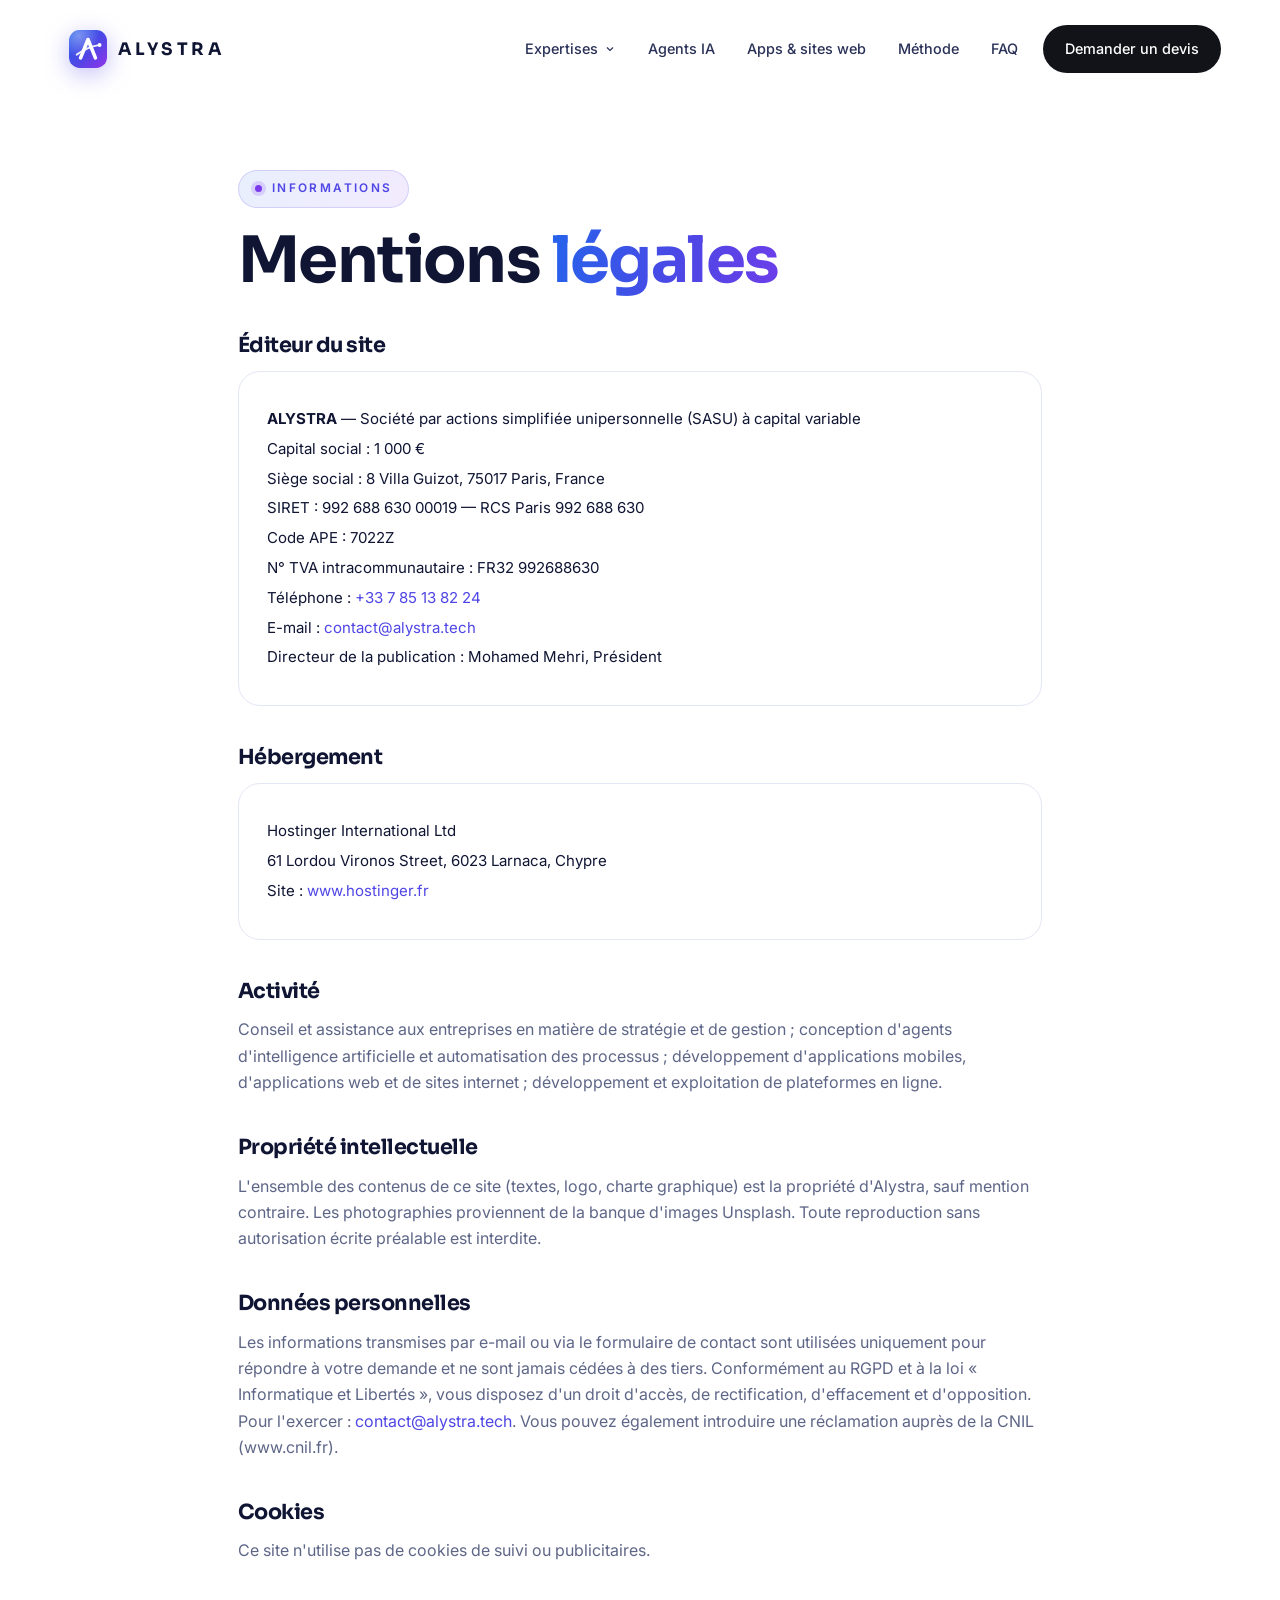
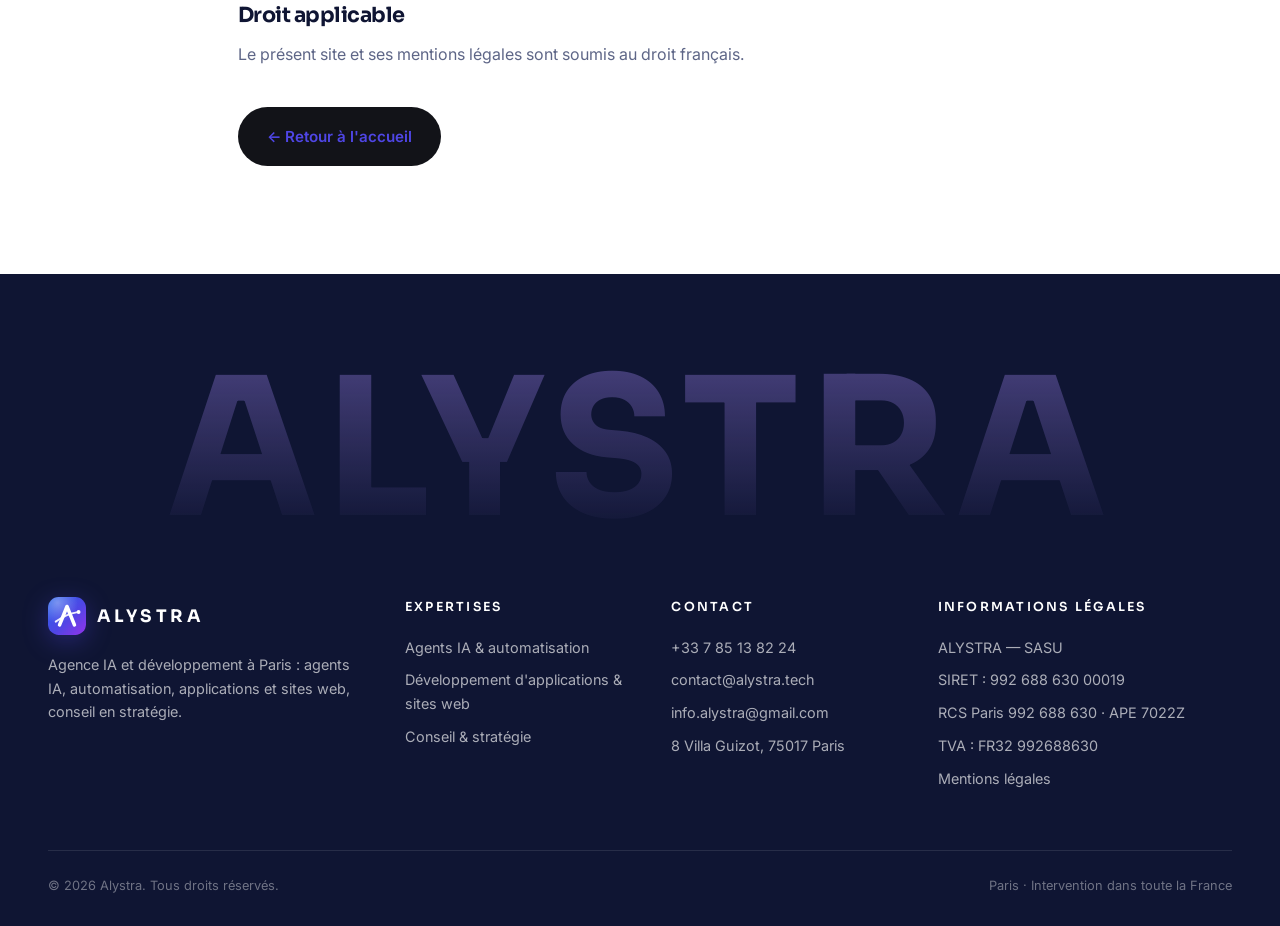
<file: mentions-legales.html>
<!DOCTYPE html>
<html lang="fr">
<head>
  <meta charset="UTF-8" />
  <meta name="viewport" content="width=device-width, initial-scale=1.0" />
  <title>Mentions légales — Alystra</title>
  <meta name="description" content="Mentions légales du site Alystra." />
  <link rel="canonical" href="https://alystra.tech/mentions-legales.html" />
  <meta property="og:title" content="Mentions légales — Alystra" />
  <meta property="og:description" content="Mentions légales du site Alystra." />
  <meta property="og:type" content="website" />
  <meta property="og:url" content="https://alystra.tech/mentions-legales.html" />
  <meta property="og:image" content="https://alystra.tech/assets/og-image.jpg" />
  <meta property="og:locale" content="fr_FR" />
  <meta name="theme-color" content="#4f46e5" />
  <link rel="icon" href="favicon.ico" sizes="48x48" />
  <link rel="icon" type="image/svg+xml" href="assets/logo-mark.svg" />
  <link rel="icon" type="image/png" sizes="32x32" href="assets/favicon-32.png" />
  <link rel="apple-touch-icon" href="assets/apple-touch-icon.png" />
  <link rel="manifest" href="site.webmanifest" />
  <link rel="preconnect" href="https://fonts.googleapis.com" />
  <link rel="preconnect" href="https://fonts.gstatic.com" crossorigin />
  <link href="https://fonts.googleapis.com/css2?family=Inter:wght@400;500;600;700&family=Sora:wght@400;500;600;700&display=swap" rel="stylesheet" />
  <link rel="stylesheet" href="styles.css?v=7" />
  <meta name="robots" content="noindex" />
</head>
<body>
  <svg width="0" height="0" style="position:absolute" aria-hidden="true">
    <defs>
      <linearGradient id="brandGrad" x1="0" y1="0" x2="1" y2="1"><stop offset="0" stop-color="#2563eb"/><stop offset=".55" stop-color="#4f46e5"/><stop offset="1" stop-color="#9333ea"/></linearGradient>
      <radialGradient id="brandShine" cx=".25" cy=".15" r=".9"><stop offset="0" stop-color="#fff" stop-opacity=".35"/><stop offset=".6" stop-color="#fff" stop-opacity="0"/></radialGradient>
      <symbol id="mark" viewBox="0 0 64 64">
        <rect width="64" height="64" rx="18" fill="url(#brandGrad)"/>
        <rect width="64" height="64" rx="18" fill="url(#brandShine)"/>
        <path d="M19.5 47 L32 16 L44.5 47" fill="none" stroke="#fff" stroke-width="6" stroke-linecap="round" stroke-linejoin="round"/>
        <path d="M13 41.5 Q 31 28.5 50 25.5" fill="none" stroke="#fff" stroke-opacity=".9" stroke-width="3.2" stroke-linecap="round"/>
        <circle cx="51.5" cy="25.2" r="3.3" fill="#fff"/>
      </symbol>
    </defs>
  </svg>
  <div class="progress" id="progress"></div>
  <div class="cursor-glow" id="glow"></div>

  <header class="header" id="header">
    <div class="container">
      <div class="header-inner">
        <a href="index.html" class="brand" aria-label="Alystra — accueil">
          <svg><use href="#mark"/></svg>
          <span class="wordmark">ALYSTRA</span>
        </a>
        <nav class="nav" aria-label="Navigation principale">
          <div class="dd">
            <button type="button" aria-haspopup="true">Expertises <svg width="12" height="12" viewBox="0 0 24 24" fill="none" stroke="currentColor" stroke-width="2.4"><path d="M6 9l6 6 6-6"/></svg></button>
            <div class="dd-menu">
              <a href="agents-ia.html"><span class="ic"><svg viewBox="0 0 24 24" fill="none" stroke="currentColor" stroke-width="1.8" stroke-linecap="round" stroke-linejoin="round"><rect x="4" y="7" width="16" height="12" rx="3"/><path d="M12 3v4M9 12h.01M15 12h.01M9 16h6"/></svg></span><span><b>Agents IA & automatisation</b><small>Chatbots, agents métiers, automatisation des processus</small></span></a>
              <a href="developpement-web-mobile.html"><span class="ic"><svg viewBox="0 0 24 24" fill="none" stroke="currentColor" stroke-width="1.8" stroke-linecap="round" stroke-linejoin="round"><path d="M8 9l-4 3 4 3M16 9l4 3-4 3M14 5l-4 14"/></svg></span><span><b>Développement d'applications & sites web</b><small>Sites vitrines, e-commerce, applications mobiles et web</small></span></a>
              <a href="conseil-strategie.html"><span class="ic"><svg viewBox="0 0 24 24" fill="none" stroke="currentColor" stroke-width="1.8" stroke-linecap="round" stroke-linejoin="round"><circle cx="12" cy="12" r="9"/><path d="M15.5 8.5l-2 5-5 2 2-5z"/></svg></span><span><b>Conseil & stratégie</b><small>Audit, feuille de route IA, organisation et pilotage</small></span></a>
            </div>
          </div>
          <a href="agents-ia.html">Agents IA</a>
          <a href="developpement-web-mobile.html">Apps & sites web</a>
          <a href="index.html#methode">Méthode</a>
          <a href="index.html#faq">FAQ</a>
          <a href="index.html#contact" class="btn btn-primary magnetic">Demander un devis</a>
        </nav>
        <button class="burger" id="burger" aria-label="Ouvrir le menu" aria-expanded="false" aria-controls="mmenu"><span></span><span></span></button>
      </div>
    </div>
  </header>

  <div class="mmenu" id="mmenu">
    <a href="index.html">Accueil</a>
    <a href="index.html#expertises">Expertises</a>
    <a class="sub" href="agents-ia.html">Agents IA & automatisation</a>
    <a class="sub" href="developpement-web-mobile.html">Développement d'applications & sites web</a>
    <a class="sub" href="conseil-strategie.html">Conseil & stratégie</a>
    <a href="index.html#methode">Méthode</a>
    <a href="index.html#faq">FAQ</a>
    <a href="index.html#contact" class="btn btn-primary">Demander un devis <svg width="18" height="18" viewBox="0 0 24 24" fill="none" stroke="currentColor" stroke-width="2" stroke-linecap="round"><path d="M5 12h14M13 6l6 6-6 6"/></svg></a>
    <div class="m-contact"><a href="tel:+33785138224">+33 7 85 13 82 24</a><a href="mailto:contact@alystra.tech">contact@alystra.tech</a></div>
  </div>

  <main class="legal">
    <div class="container" style="max-width:860px">
      <span class="eyebrow"><i></i> Informations</span>
      <h1>Mentions <span class="grad">légales</span></h1>

      <h2>Éditeur du site</h2>
      <div class="box">
        <p><strong>ALYSTRA</strong> — Société par actions simplifiée unipersonnelle (SASU) à capital variable</p>
        <p>Capital social : 1 000 €</p>
        <p>Siège social : 8 Villa Guizot, 75017 Paris, France</p>
        <p>SIRET : 992 688 630 00019 — RCS Paris 992 688 630</p>
        <p>Code APE : 7022Z</p>
        <p>N° TVA intracommunautaire : FR32 992688630</p>
        <p>Téléphone : <a href="tel:+33785138224">+33 7 85 13 82 24</a></p>
        <p>E-mail : <a href="mailto:contact@alystra.tech">contact@alystra.tech</a></p>
        <p>Directeur de la publication : Mohamed Mehri, Président</p>
      </div>

      <h2>Hébergement</h2>
      <div class="box">
        <p>Hostinger International Ltd</p>
        <p>61 Lordou Vironos Street, 6023 Larnaca, Chypre</p>
        <p>Site : <a href="https://www.hostinger.fr" rel="noopener">www.hostinger.fr</a></p>
      </div>

      <h2>Activité</h2>
      <p>Conseil et assistance aux entreprises en matière de stratégie et de gestion ; conception d'agents d'intelligence artificielle et automatisation des processus ; développement d'applications mobiles, d'applications web et de sites internet ; développement et exploitation de plateformes en ligne.</p>

      <h2>Propriété intellectuelle</h2>
      <p>L'ensemble des contenus de ce site (textes, logo, charte graphique) est la propriété d'Alystra, sauf mention contraire. Les photographies proviennent de la banque d'images Unsplash. Toute reproduction sans autorisation écrite préalable est interdite.</p>

      <h2>Données personnelles</h2>
      <p>Les informations transmises par e-mail ou via le formulaire de contact sont utilisées uniquement pour répondre à votre demande et ne sont jamais cédées à des tiers. Conformément au RGPD et à la loi « Informatique et Libertés », vous disposez d'un droit d'accès, de rectification, d'effacement et d'opposition. Pour l'exercer : <a href="mailto:contact@alystra.tech">contact@alystra.tech</a>. Vous pouvez également introduire une réclamation auprès de la CNIL (www.cnil.fr).</p>

      <h2>Cookies</h2>
      <p>Ce site n'utilise pas de cookies de suivi ou publicitaires.</p>

      <h2>Droit applicable</h2>
      <p>Le présent site et ses mentions légales sont soumis au droit français.</p>

      <p style="margin-top:40px"><a href="index.html" class="btn btn-primary">← Retour à l'accueil</a></p>
    </div>
  </main>

  <footer>
    <div class="container">
      <div class="foot-big" aria-hidden="true">ALYSTRA</div>
      <div class="foot-grid">
        <div>
          <a href="index.html" class="brand" style="margin-bottom:18px">
            <svg><use href="#mark"/></svg>
            <span class="wordmark">ALYSTRA</span>
          </a>
          <p>Agence IA et développement à Paris : agents IA, automatisation, applications et sites web, conseil en stratégie.</p>
        </div>
        <div>
          <h4>Expertises</h4>
          <ul>
            <li><a href="agents-ia.html">Agents IA & automatisation</a></li>
            <li><a href="developpement-web-mobile.html">Développement d'applications & sites web</a></li>
            <li><a href="conseil-strategie.html">Conseil & stratégie</a></li>
          </ul>
        </div>
        <div>
          <h4>Contact</h4>
          <ul>
            <li><a href="tel:+33785138224">+33 7 85 13 82 24</a></li>
            <li><a href="mailto:contact@alystra.tech">contact@alystra.tech</a></li>
            <li><a href="mailto:info.alystra@gmail.com">info.alystra@gmail.com</a></li>
            <li>8 Villa Guizot, 75017 Paris</li>
          </ul>
        </div>
        <div>
          <h4>Informations légales</h4>
          <ul>
            <li>ALYSTRA — SASU</li>
            <li>SIRET : 992 688 630 00019</li>
            <li>RCS Paris 992 688 630 · APE 7022Z</li>
            <li>TVA : FR32 992688630</li>
            <li><a href="mentions-legales.html">Mentions légales</a></li>
          </ul>
        </div>
      </div>
      <div class="foot-legal">
        <span>© <span id="year">2026</span> Alystra. Tous droits réservés.</span>
        <span>Paris · Intervention dans toute la France</span>
      </div>
    </div>
  </footer>

  <script src="script.js?v=6"></script>
</body>
</html>
</file>
<file: styles.css>
/* =========================================================
   ALYSTRA — thème clair bleu / violet
   ========================================================= */
:root {
  --bg: #ffffff;
  --soft: #f5f6ff;
  --soft-2: #eef0ff;
  --ink: #0f1533;
  --ink-2: #2a3157;
  --muted: #5e6687;
  --line: #e4e7f5;
  --blue: #2563eb;
  --indigo: #4f46e5;
  --violet: #7c3aed;
  --pink: #c026d3;
  --navy: #14213d;
  --grad: linear-gradient(120deg, #2563eb 0%, #4f46e5 45%, #7c3aed 100%);
  --grad-soft: linear-gradient(120deg, rgba(37,99,235,.10), rgba(124,58,237,.10));
  --shadow-sm: 0 2px 10px -4px rgba(31, 41, 99, .12);
  --shadow: 0 24px 60px -28px rgba(49, 46, 129, .35);
  --shadow-lg: 0 40px 90px -40px rgba(49, 46, 129, .45);
  --radius: 22px;
  --max: 1240px;
  --ease: cubic-bezier(.22, 1, .36, 1);
}

* { box-sizing: border-box; margin: 0; padding: 0; }
html { scroll-behavior: smooth; scroll-padding-top: 100px; }
body {
  font-family: "Inter", system-ui, -apple-system, "Segoe UI", sans-serif;
  background: var(--bg); color: var(--ink); line-height: 1.65;
  overflow-x: hidden; -webkit-font-smoothing: antialiased;
}
img { display: block; max-width: 100%; }
a { color: inherit; text-decoration: none; }
::selection { background: var(--violet); color: #fff; }
.container { width: 100%; max-width: var(--max); margin: 0 auto; padding: 0 28px; }

h1, h2, h3, .wordmark { font-family: "Sora", "Inter", sans-serif; letter-spacing: -.025em; color: var(--ink); }
h1 { font-size: clamp(2.5rem, 6vw, 5.1rem); line-height: 1.04; font-weight: 700; }
h2 { font-size: clamp(2rem, 4.2vw, 3.4rem); line-height: 1.1; font-weight: 700; }
h3 { font-size: 1.2rem; font-weight: 600; line-height: 1.3; }

.grad {
  background: linear-gradient(100deg, #2563eb, #4f46e5 25%, #7c3aed 50%, #c026d3 70%, #2563eb);
  background-size: 250% 100%;
  -webkit-background-clip: text; background-clip: text; color: transparent;
  animation: shine 7s linear infinite;
}
@keyframes shine { to { background-position: -250% 0; } }

.eyebrow {
  display: inline-flex; align-items: center; gap: 10px;
  font-size: .74rem; font-weight: 600; letter-spacing: .2em; text-transform: uppercase;
  color: var(--indigo); padding: 8px 16px; border-radius: 999px;
  background: var(--grad-soft); border: 1px solid rgba(79,70,229,.18);
}
.eyebrow i { width: 7px; height: 7px; border-radius: 50%; background: var(--violet); box-shadow: 0 0 0 4px rgba(124,58,237,.18); animation: pulse 2s infinite; }
@keyframes pulse { 50% { box-shadow: 0 0 0 8px rgba(124,58,237,0); } }

/* ---------- Buttons ---------- */
.btn {
  position: relative; display: inline-flex; align-items: center; justify-content: center; gap: 10px;
  padding: 16px 28px; border-radius: 999px; font-weight: 600; font-size: .95rem; font-family: inherit;
  border: 1px solid transparent; cursor: pointer; overflow: hidden; isolation: isolate;
  transition: transform .4s var(--ease), box-shadow .4s, color .3s, border-color .3s, background .3s;
}
.btn svg { transition: transform .4s var(--ease); }
.btn:hover svg { transform: translateX(4px); }
.btn-primary { background: #121318; color: #fff; }
.btn-primary:hover { background: #3a3fd4; transform: translateY(-2px); }
.btn-ghost { background: #fff; border-color: var(--line); color: var(--ink); box-shadow: var(--shadow-sm); }
.btn-ghost:hover { border-color: rgba(79,70,229,.45); color: var(--indigo); }
.btn-white { background: #fff; color: var(--indigo); }
.btn-white:hover { box-shadow: 0 16px 40px -12px rgba(0,0,0,.35); }
.btn-outline-white { border-color: rgba(255,255,255,.45); color: #fff; }
.btn-outline-white:hover { background: rgba(255,255,255,.12); }

/* ---------- Global effects ---------- */
.progress { position: fixed; top: 0; left: 0; height: 3px; width: 0; z-index: 100; background: var(--grad); }
.cursor-glow { position: fixed; width: 560px; height: 560px; border-radius: 50%; pointer-events: none; z-index: 0; background: radial-gradient(circle, rgba(124,58,237,.07), transparent 60%); transform: translate(-50%, -50%); left: -700px; top: -700px; }
main, header, footer, section { position: relative; }
main { z-index: 2; }

/* ---------- Loader ---------- */
.loader { position: fixed; inset: 0; z-index: 300; background: #fff; display: grid; place-items: center; transition: opacity .7s var(--ease), visibility .7s; }
.loader.done { opacity: 0; visibility: hidden; }
.loader svg { width: 84px; height: 84px; overflow: visible; }
.loader .l0 { transform-origin: 32px 32px; transform: scale(0) rotate(-30deg); animation: tilein .7s var(--ease) forwards; }
.loader .l1, .loader .l2 { fill: none; stroke: #fff; stroke-linecap: round; stroke-linejoin: round; stroke-dasharray: 80; stroke-dashoffset: 80; }
.loader .l1 { stroke-width: 6; animation: draw .7s .35s var(--ease) forwards; }
.loader .l2 { stroke-width: 3.2; animation: draw .6s .7s var(--ease) forwards; }
.loader .l3 { opacity: 0; transform-origin: 51.5px 25.2px; animation: spark .5s 1.1s var(--ease) forwards; }
@keyframes tilein { to { transform: none; } }
@keyframes draw { to { stroke-dashoffset: 0; } }
@keyframes spark { 0% { opacity: 0; transform: scale(0); } 60% { opacity: 1; transform: scale(1.8); } 100% { opacity: 1; transform: scale(1); } }

/* ---------- Header ---------- */
.header { position: fixed; top: 14px; left: 0; right: 0; z-index: 80; transition: transform .5s var(--ease); }
.header.hide { transform: translateY(-140%); }
.header-inner {
  display: flex; align-items: center; justify-content: space-between; gap: 20px;
  padding: 10px 10px 10px 20px; border-radius: 999px; border: 1px solid transparent;
  transition: background .4s, border-color .4s, box-shadow .4s;
}
.header.scrolled .header-inner { background: rgba(255,255,255,.82); border-color: var(--line); box-shadow: var(--shadow-sm); backdrop-filter: blur(16px) saturate(160%); -webkit-backdrop-filter: blur(16px) saturate(160%); }
.brand { display: flex; align-items: center; gap: 11px; flex-shrink: 0; }
.brand svg { width: 38px; height: 38px; transition: transform .6s var(--ease); filter: drop-shadow(0 6px 12px rgba(79,70,229,.35)); }
.brand:hover svg { transform: rotate(-8deg) scale(1.06); }
.wordmark { font-weight: 700; letter-spacing: .2em; font-size: 1.08rem; color: var(--ink); }
.nav { display: flex; align-items: center; gap: 2px; }
.nav > a, .dd > button { padding: 10px 15px; border-radius: 999px; font-size: .9rem; font-weight: 500; color: var(--ink-2); transition: color .3s, background .3s; background: none; border: 0; cursor: pointer; font-family: inherit; display: inline-flex; align-items: center; gap: 6px; }
.nav > a:hover, .dd > button:hover, .nav > a.active { color: var(--indigo); background: var(--soft-2); }
.nav .btn { margin-left: 8px; padding: 12px 22px; color: #fff; }
.nav > a.btn-primary { background: #121318; color: #fff; }
.nav > a.btn-primary:hover { background: #3a3fd4; color: #fff; }
.dd { position: relative; }
.dd-menu {
  position: absolute; top: calc(100% + 12px); left: 50%; width: 340px; padding: 10px;
  background: #fff; border: 1px solid var(--line); border-radius: 20px; box-shadow: var(--shadow-lg);
  opacity: 0; visibility: hidden; transform: translate(-50%, 8px); transition: all .35s var(--ease);
}
.dd:hover .dd-menu, .dd:focus-within .dd-menu { opacity: 1; visibility: visible; transform: translate(-50%, 0); }
.dd-menu a { display: flex; gap: 14px; align-items: flex-start; padding: 12px; border-radius: 14px; transition: background .25s; }
.dd-menu a:hover { background: var(--soft); }
.dd-menu .ic { flex: 0 0 40px; height: 40px; border-radius: 12px; display: grid; place-items: center; background: var(--grad-soft); color: var(--indigo); }
.dd-menu .ic svg { width: 20px; height: 20px; }
.dd-menu b { display: block; font-size: .92rem; color: var(--ink); }
.dd-menu small { color: var(--muted); font-size: .8rem; line-height: 1.4; display: block; }

.burger { display: none; width: 46px; height: 46px; border-radius: 50%; border: 1px solid var(--line); background: #fff; cursor: pointer; position: relative; flex-shrink: 0; }
.burger span { position: absolute; left: 14px; right: 14px; height: 2px; border-radius: 2px; background: var(--ink); transition: .4s var(--ease); }
.burger span:nth-child(1) { top: 18px; } .burger span:nth-child(2) { top: 26px; }
.burger.open span:nth-child(1) { top: 22px; transform: rotate(45deg); }
.burger.open span:nth-child(2) { top: 22px; transform: rotate(-45deg); }

/* Mobile menu (hors du header pour éviter les bugs d'affichage) */
.mmenu {
  position: fixed; inset: 0; z-index: 75; background: #fff;
  display: flex; flex-direction: column; justify-content: center; padding: 100px 28px 40px; gap: 6px;
  opacity: 0; visibility: hidden; transition: opacity .45s var(--ease), visibility .45s; overflow-y: auto;
}
.mmenu.open { opacity: 1; visibility: visible; }
.mmenu a:not(.btn) { font-family: "Sora"; font-size: 1.55rem; font-weight: 600; color: var(--ink); padding: 8px 0; opacity: 0; transform: translateY(16px); transition: opacity .5s var(--ease), transform .5s var(--ease), color .3s; }
.mmenu a.sub { font-size: 1.05rem; font-weight: 500; color: var(--muted); padding: 4px 0 4px 16px; }
.mmenu.open a { opacity: 1; transform: none; }
.mmenu a:hover { color: var(--indigo); }
.mmenu .btn { margin-top: 22px; align-self: flex-start; }
.mmenu .m-contact { margin-top: 26px; color: var(--muted); font-size: .9rem; display: grid; gap: 4px; }
.mmenu .m-contact a:not(.btn) { font-family: "Inter"; font-size: 1rem; font-weight: 500; color: var(--indigo); padding: 2px 0; }
body.menu-open .header .header-inner { background: transparent; border-color: transparent; box-shadow: none; backdrop-filter: none; -webkit-backdrop-filter: none; }

/* ---------- Hero ---------- */
.hero { min-height: 100vh; display: flex; align-items: center; padding: 150px 0 100px; overflow: hidden; background: linear-gradient(180deg, #f7f8ff 0%, #fff 100%); }
#net { position: absolute; inset: 0; width: 100%; height: 100%; z-index: 0; }
.blob { position: absolute; border-radius: 50%; filter: blur(80px); z-index: 0; animation: float 18s ease-in-out infinite; }
.blob.b1 { width: 540px; height: 540px; background: rgba(124,58,237,.22); top: -160px; right: -120px; }
.blob.b2 { width: 460px; height: 460px; background: rgba(37,99,235,.18); bottom: -180px; left: -140px; animation-delay: -6s; }
.blob.b3 { width: 320px; height: 320px; background: rgba(192,38,211,.12); top: 35%; left: 42%; animation-delay: -12s; }
@keyframes float { 0%,100% { transform: translate(0,0) scale(1); } 33% { transform: translate(60px,-40px) scale(1.08); } 66% { transform: translate(-40px,50px) scale(.95); } }

.hero-grid { position: relative; z-index: 2; display: grid; grid-template-columns: 1.08fr .92fr; gap: 56px; align-items: center; }
.hero h1 { margin: 24px 0; }
.hero h1 .line { display: block; overflow: hidden; padding-bottom: .08em; }
.hero h1 .line > span { display: inline-block; transform: translateY(110%); transition: transform 1.1s var(--ease); }
body.loaded .hero h1 .line > span { transform: none; }
.hero h1 .line:nth-child(2) > span { transition-delay: .1s; }
.hero h1 .line:nth-child(3) > span { transition-delay: .2s; }
.rotator { display: inline-grid !important; justify-items: start; text-align: left; vertical-align: bottom; }
.rotator > span { grid-area: 1/1; opacity: 0; transform: translateY(45%); filter: blur(6px); transition: opacity .6s, transform .8s var(--ease), filter .6s; white-space: nowrap; }
.rotator > span.on { opacity: 1; transform: none; filter: none; }
.hero .lead { font-size: 1.13rem; color: var(--muted); max-width: 560px; margin-bottom: 36px; }
.hero-cta { display: flex; flex-wrap: wrap; gap: 14px; }
.hero-points { display: flex; flex-wrap: wrap; gap: 10px 22px; margin-top: 40px; color: var(--muted); font-size: .9rem; }
.hero-points span { display: inline-flex; align-items: center; gap: 8px; }
.hero-points svg { color: var(--violet); }

.fade-up { opacity: 0; transform: translateY(30px); transition: opacity 1s var(--ease), transform 1s var(--ease); }
body.loaded .fade-up { opacity: 1; transform: none; }
body.loaded .fade-up.d1 { transition-delay: .3s; } body.loaded .fade-up.d2 { transition-delay: .45s; } body.loaded .fade-up.d3 { transition-delay: .6s; }

.hero-visual { position: relative; height: 580px; }
.hv-main { position: absolute; inset: 0 40px 60px 40px; border-radius: 30px; overflow: hidden; box-shadow: var(--shadow-lg); }
.hv-main img { width: 100%; height: 100%; object-fit: cover; transform: scale(1.15); transition: transform 1.6s var(--ease); }
body.loaded .hv-main img { transform: scale(1); }
.hv-main::after { content: ""; position: absolute; inset: 0; background: linear-gradient(160deg, rgba(37,99,235,.12), rgba(124,58,237,.28)); mix-blend-mode: multiply; }
.hv-second { position: absolute; width: 210px; height: 240px; right: 0; bottom: 0; border-radius: 24px; overflow: hidden; border: 6px solid #fff; box-shadow: var(--shadow-lg); animation: bob 6s ease-in-out infinite; }
.hv-second img { width: 100%; height: 100%; object-fit: cover; }
.chip {
  position: absolute; display: flex; align-items: center; gap: 12px; padding: 12px 18px 12px 14px; border-radius: 10px;
  background: #fff; border: 1px solid #e3e1da; box-shadow: 0 12px 30px -18px rgba(18,19,24,.35);
  font-size: .84rem; animation: bob 7s ease-in-out infinite;
}
.chip b { display: block; font-family: "Inter", sans-serif; font-weight: 600; font-size: .9rem; color: #121318; letter-spacing: -.01em; }
.chip small { color: #6b6c72; font-size: .78rem; }
.chip .live { position: relative; flex: 0 0 10px; height: 10px; border-radius: 50%; background: #16a34a; margin: 0 4px; }
.chip .live::after { content: ""; position: absolute; inset: -5px; border-radius: 50%; border: 1.5px solid #16a34a; animation: livepulse 2s ease-out infinite; }
@keyframes livepulse { from { transform: scale(.6); opacity: 1; } to { transform: scale(1.4); opacity: 0; } }
.chip .ok { flex: 0 0 26px; height: 26px; border-radius: 50%; display: grid; place-items: center; background: #121318; color: #fff; }
.chip .ok svg { width: 13px; height: 13px; }
.chip.c1 { top: 40px; left: 0; animation-delay: -2s; }
.chip.c2 { bottom: 110px; left: 8px; animation-delay: -4s; }
.chip .bars { display: flex; align-items: flex-end; gap: 3px; height: 26px; }
.chip .bars i { width: 5px; background: var(--grad); border-radius: 2px; animation: eq 1.2s ease-in-out infinite; }
.chip .bars i:nth-child(2) { animation-delay: -.3s; } .chip .bars i:nth-child(3) { animation-delay: -.6s; } .chip .bars i:nth-child(4) { animation-delay: -.9s; }
@keyframes eq { 0%,100% { height: 30%; } 50% { height: 100%; } }
@keyframes bob { 50% { transform: translateY(-14px); } }

/* ---------- Marquee ---------- */
.marquee { padding: 26px 0; overflow: hidden; background: var(--ink); }
.marquee-track { display: flex; gap: 50px; width: max-content; animation: marquee 34s linear infinite; }
.marquee:hover .marquee-track { animation-play-state: paused; }
.marquee span { font-family: "Sora"; font-size: clamp(1.2rem, 2.4vw, 1.8rem); font-weight: 600; color: #fff; white-space: nowrap; display: flex; align-items: center; gap: 50px; }
.marquee span:nth-child(even) { color: transparent; -webkit-text-stroke: 1px rgba(255,255,255,.5); }
.marquee span::after { content: "✦"; color: #a78bfa; -webkit-text-stroke: 0; font-size: .7em; }
@keyframes marquee { to { transform: translateX(-50%); } }

/* ---------- Sections ---------- */
section.block { padding: 130px 0; }
section.alt { background: var(--soft); }
.head { max-width: 760px; margin-bottom: 64px; }
.head h2 { margin: 20px 0 16px; }
.head p { color: var(--muted); font-size: 1.08rem; }
.head.center { text-align: center; margin-inline: auto; }

.reveal { opacity: 0; transform: translateY(46px); transition: opacity 1s var(--ease), transform 1s var(--ease); }
.reveal.in { opacity: 1; transform: none; }
.reveal-img { clip-path: inset(100% 0 0 0); transition: clip-path 1.3s var(--ease); }
.reveal-img.in { clip-path: inset(0 0 0 0); }
.split .w { display: inline-block; opacity: .2; transition: opacity .4s; }
.split .w.lit { opacity: 1; }

/* ---------- About ---------- */
.about-grid { display: grid; grid-template-columns: 1fr 1fr; gap: 80px; align-items: center; }
.about-media { position: relative; height: 600px; }
.about-media .m1 { position: absolute; inset: 0 90px 90px 0; border-radius: 30px; overflow: hidden; box-shadow: var(--shadow); }
.about-media .m2 { position: absolute; right: 0; bottom: 0; width: 55%; height: 48%; border-radius: 24px; overflow: hidden; border: 6px solid #fff; box-shadow: var(--shadow-lg); }
.about-media img { width: 100%; height: 120%; object-fit: cover; will-change: transform; }
.about-text .big { font-family: "Sora"; font-size: clamp(1.35rem, 2.2vw, 1.9rem); line-height: 1.4; font-weight: 600; margin: 24px 0; color: var(--ink); }
.about-text p.muted { color: var(--muted); margin-bottom: 32px; }
.stats { display: grid; grid-template-columns: repeat(3, 1fr); gap: 14px; }
.stat { padding: 22px 20px; border-radius: 18px; background: #fff; border: 1px solid var(--line); box-shadow: var(--shadow-sm); }
.stat b { font-family: "Sora"; font-size: 2.1rem; font-weight: 700; display: block; line-height: 1.1; background: var(--grad); -webkit-background-clip: text; background-clip: text; color: transparent; }
.stat small { color: var(--muted); font-size: .82rem; }

/* ---------- Expertise cards (photo) ---------- */
.pillars { display: grid; grid-template-columns: repeat(3, 1fr); gap: 22px; }
.pillar { position: relative; display: flex; flex-direction: column; border-radius: 26px; overflow: hidden; background: #fff; border: 1px solid var(--line); box-shadow: var(--shadow-sm); transition: transform .5s var(--ease), box-shadow .5s, border-color .4s; transform-style: preserve-3d; }
.pillar:hover { box-shadow: var(--shadow-lg); border-color: rgba(79,70,229,.3); }
.pillar .ph { position: relative; height: 240px; overflow: hidden; }
.pillar .ph img { width: 100%; height: 100%; object-fit: cover; transition: transform 1.2s var(--ease); }
.pillar:hover .ph img { transform: scale(1.08); }
.pillar .ph::after { content: ""; position: absolute; inset: 0; background: linear-gradient(180deg, transparent 50%, rgba(15,21,51,.35)); }
.pillar .tag { position: absolute; top: 16px; left: 16px; z-index: 2; font-size: .72rem; font-weight: 700; letter-spacing: .14em; text-transform: uppercase; padding: 6px 12px; border-radius: 999px; background: rgba(255,255,255,.92); color: var(--indigo); }
.pillar .body { padding: 28px 28px 30px; display: flex; flex-direction: column; flex: 1; }
.pillar h3 { font-size: 1.4rem; margin-bottom: 10px; }
.pillar p { color: var(--muted); font-size: .95rem; }
.pillar ul { list-style: none; margin: 18px 0 24px; display: grid; gap: 8px; }
.pillar li { display: flex; gap: 10px; font-size: .9rem; color: var(--ink-2); }
.pillar li::before { content: ""; flex: 0 0 18px; height: 18px; margin-top: 2px; border-radius: 50%; background: var(--grad-soft) center/10px no-repeat url("data:image/svg+xml,%3Csvg xmlns='http://www.w3.org/2000/svg' viewBox='0 0 24 24' fill='none' stroke='%234f46e5' stroke-width='4'%3E%3Cpath d='M5 12l5 5L20 7'/%3E%3C/svg%3E"); }
.pillar .more { margin-top: auto; display: inline-flex; align-items: center; gap: 8px; font-weight: 600; color: var(--indigo); font-size: .93rem; }
.pillar .more svg { transition: transform .4s var(--ease); }
.pillar:hover .more svg { transform: translateX(6px); }

/* ---------- 10 services IA : vitrine interactive ---------- */
.ais {
  position: relative; display: grid; grid-template-columns: 1fr 1.08fr; gap: 28px; padding: 28px;
  border-radius: 34px; overflow: hidden; color: #fff;
  background: radial-gradient(700px 500px at 0% 0%, rgba(37,99,235,.45), transparent 60%),
              radial-gradient(700px 500px at 100% 100%, rgba(147,51,234,.5), transparent 60%), #0c1033;
  box-shadow: 0 50px 110px -50px rgba(49,46,129,.8);
}
.ais-bg { position: absolute; inset: 0; pointer-events: none;
  background-image: linear-gradient(rgba(255,255,255,.045) 1px, transparent 1px), linear-gradient(90deg, rgba(255,255,255,.045) 1px, transparent 1px);
  background-size: 44px 44px; mask-image: radial-gradient(circle at 70% 40%, #000, transparent 75%); -webkit-mask-image: radial-gradient(circle at 70% 40%, #000, transparent 75%); }
.ais-bg i { position: absolute; width: 320px; height: 320px; border-radius: 50%; filter: blur(70px); background: rgba(124,58,237,.45); animation: float 14s ease-in-out infinite; right: 10%; top: 10%; }
.ais-bg i + i { background: rgba(37,99,235,.4); left: 5%; top: auto; bottom: 0; animation-delay: -7s; }
.ais-list { position: relative; z-index: 1; list-style: none; display: grid; gap: 6px; align-content: start; counter-reset: none; }
.ais-tab {
  width: 100%; display: flex; align-items: center; gap: 16px; padding: 15px 18px; border-radius: 16px;
  background: transparent; border: 1px solid transparent; color: rgba(255,255,255,.62); cursor: pointer;
  font: inherit; text-align: left; position: relative; overflow: hidden; transition: color .35s, background .35s, border-color .35s;
}
.ais-tab::before { content: ""; position: absolute; left: 0; top: 18%; bottom: 18%; width: 3px; border-radius: 3px; background: linear-gradient(180deg, #60a5fa, #c084fc); transform: scaleY(0); transition: transform .45s var(--ease); }
.ais-tab:hover { color: #fff; background: rgba(255,255,255,.05); }
.ais-item.active .ais-tab { color: #fff; background: rgba(255,255,255,.09); border-color: rgba(255,255,255,.12); }
.ais-item.active .ais-tab::before { transform: scaleY(1); }
.ais-tab .n { font-family: "Sora"; font-size: .78rem; font-weight: 600; letter-spacing: .12em; color: #a5b4fc; min-width: 22px; }
.ais-tab .t { flex: 1; font-family: "Sora"; font-weight: 600; font-size: 1rem; letter-spacing: -.01em; }
.ais-tab .ic { width: 36px; height: 36px; border-radius: 11px; display: grid; place-items: center; background: rgba(255,255,255,.07); color: #c7d2fe; transition: background .35s, color .35s, transform .45s var(--ease); }
.ais-tab .ic svg { width: 18px; height: 18px; }
.ais-item.active .ais-tab .ic { background: var(--grad); color: #fff; transform: rotate(-8deg) scale(1.06); }
.ais-detail { display: grid; grid-template-rows: 0fr; transition: grid-template-rows .5s var(--ease); }
.ais-detail > div { overflow: hidden; }
.ais-detail p { color: rgba(255,255,255,.75); font-size: .93rem; padding: 4px 18px 0 56px; }
.ais-detail .chips { padding: 12px 18px 16px 56px; }
.chips { display: flex; flex-wrap: wrap; gap: 8px; }
.chips span { font-size: .78rem; padding: 6px 12px; border-radius: 999px; background: rgba(255,255,255,.1); border: 1px solid rgba(255,255,255,.14); color: #e0e7ff; }

.ais-panel {
  position: relative; z-index: 1; border-radius: 26px; padding: 40px; overflow: hidden; display: flex; flex-direction: column;
  background: linear-gradient(160deg, rgba(255,255,255,.14), rgba(255,255,255,.04)); border: 1px solid rgba(255,255,255,.16);
  backdrop-filter: blur(14px); -webkit-backdrop-filter: blur(14px); min-height: 100%;
}
.ais-num { position: absolute; right: 24px; top: -10px; font-family: "Sora"; font-weight: 700; font-size: 11rem; line-height: 1; letter-spacing: -.06em; color: transparent; -webkit-text-stroke: 1.5px rgba(255,255,255,.14); user-select: none; transition: opacity .4s, transform .6s var(--ease); }
.ais-icon { position: relative; width: 120px; height: 120px; display: grid; place-items: center; margin-bottom: 30px; }
.ais-icon .tile { width: 78px; height: 78px; border-radius: 24px; display: grid; place-items: center; background: var(--grad); box-shadow: 0 20px 40px -12px rgba(124,58,237,.9), inset 0 1px 0 rgba(255,255,255,.35); color: #fff; position: relative; z-index: 2; transition: transform .6s var(--ease); }
.ais-icon .tile svg { width: 36px; height: 36px; }
.ais-icon .orb { position: absolute; inset: 0; border-radius: 50%; border: 1px dashed rgba(255,255,255,.28); animation: rot 16s linear infinite; }
.ais-icon .orb::after { content: ""; position: absolute; top: -4px; left: 50%; width: 8px; height: 8px; border-radius: 50%; background: #c4b5fd; box-shadow: 0 0 12px #c4b5fd; }
.ais-icon .o2 { inset: -18px; border-style: solid; border-color: rgba(255,255,255,.1); animation-duration: 24s; animation-direction: reverse; }
.ais-icon .o2::after { background: #93c5fd; box-shadow: 0 0 12px #93c5fd; }
@keyframes rot { to { transform: rotate(360deg); } }
.ais-content { position: relative; transition: opacity .35s, transform .5s var(--ease); }
.ais-count { font-size: .8rem; letter-spacing: .14em; text-transform: uppercase; color: #a5b4fc; }
.ais-count b { color: #fff; }
.ais-content h3 { color: #fff; font-size: clamp(1.6rem, 2.6vw, 2.2rem); margin: 10px 0 14px; letter-spacing: -.02em; }
.ais-content p { color: rgba(255,255,255,.8); font-size: 1.04rem; max-width: 480px; margin-bottom: 22px; }
.ais-panel.swap .ais-content, .ais-panel.swap .ais-num { opacity: 0; transform: translateY(16px); }
.ais-panel.swap .ais-icon .tile { transform: scale(.7) rotate(-20deg); }
.ais-foot { margin-top: auto; padding-top: 34px; display: flex; align-items: center; justify-content: space-between; gap: 14px; flex-wrap: wrap; }
.ais-arrows { display: flex; gap: 8px; }
.ais-arrows button { width: 46px; height: 46px; border-radius: 50%; border: 1px solid rgba(255,255,255,.25); background: rgba(255,255,255,.06); color: #fff; cursor: pointer; display: grid; place-items: center; transition: background .3s, transform .3s var(--ease); }
.ais-arrows button:hover { background: rgba(255,255,255,.18); transform: scale(1.06); }
.ais-progress { position: absolute; left: 0; right: 0; bottom: 0; height: 3px; background: rgba(255,255,255,.08); }
.ais-progress i { display: block; height: 100%; width: 0; background: linear-gradient(90deg, #60a5fa, #c084fc); }
.ais-progress i.run { animation: aisbar 6s linear forwards; }
.ais:hover .ais-progress i.run { animation-play-state: paused; }
@keyframes aisbar { to { width: 100%; } }

/* chat demo */
.demo { display: grid; grid-template-columns: .95fr 1.05fr; gap: 60px; align-items: center; margin-top: 100px; }
.chat { border-radius: 28px; overflow: hidden; background: #fff; border: 1px solid var(--line); box-shadow: var(--shadow-lg); }
.chat-top { display: flex; align-items: center; gap: 12px; padding: 18px 22px; border-bottom: 1px solid var(--line); background: var(--soft); }
.chat-top .av { width: 40px; height: 40px; border-radius: 12px; display: grid; place-items: center; background: #fff; border: 1px solid var(--line); }
.chat-top .av svg { width: 40px; height: 40px; }
.chat-top .av { border: 0; background: none; }
.chat-top strong { font-family: "Sora"; font-size: .95rem; display: block; }
.chat-top small { color: #16a34a; font-size: .76rem; }
.chat-body { padding: 24px 22px; display: flex; flex-direction: column; gap: 12px; height: 380px; overflow: hidden; }
.msg { max-width: 82%; padding: 12px 16px; border-radius: 18px; font-size: .92rem; line-height: 1.5; animation: pop .5s var(--ease) both; }
.msg.user { align-self: flex-end; background: var(--grad); color: #fff; border-bottom-right-radius: 6px; }
.msg.bot { align-self: flex-start; background: var(--soft); border: 1px solid var(--line); border-bottom-left-radius: 6px; color: var(--ink-2); }
.msg.bot b { color: var(--indigo); }
.typing { align-self: flex-start; display: flex; gap: 5px; padding: 14px 16px; border-radius: 18px; background: var(--soft); border: 1px solid var(--line); animation: pop .4s var(--ease) both; }
.typing i { width: 7px; height: 7px; border-radius: 50%; background: var(--violet); animation: blink 1.2s infinite; }
.typing i:nth-child(2) { animation-delay: .2s; } .typing i:nth-child(3) { animation-delay: .4s; }
@keyframes blink { 0%, 80%, 100% { opacity: .25; transform: translateY(0); } 40% { opacity: 1; transform: translateY(-4px); } }
@keyframes pop { from { opacity: 0; transform: translateY(14px) scale(.96); } }
.chat-input { display: flex; align-items: center; gap: 10px; padding: 14px 18px; border-top: 1px solid var(--line); color: var(--muted); font-size: .88rem; }
.chat-input span { flex: 1; }
.chat-input i { width: 36px; height: 36px; border-radius: 50%; display: grid; place-items: center; background: var(--grad); color: #fff; font-style: normal; }

/* ---------- Dev section (split) ---------- */
.split-grid { display: grid; grid-template-columns: 1fr 1fr; gap: 70px; align-items: center; }
.device { position: relative; height: 560px; }
.device .screen { position: absolute; inset: 0 0 80px 60px; border-radius: 26px; overflow: hidden; box-shadow: var(--shadow-lg); border: 1px solid var(--line); background: #fff; }
.device .screen .bar { height: 38px; display: flex; align-items: center; gap: 7px; padding: 0 16px; background: var(--soft); border-bottom: 1px solid var(--line); }
.device .screen .bar i { width: 11px; height: 11px; border-radius: 50%; background: #e3e6f3; }
.device .screen .bar i:nth-child(1) { background: #f87171; } .device .screen .bar i:nth-child(2) { background: #fbbf24; } .device .screen .bar i:nth-child(3) { background: #34d399; }
.device .screen img { width: 100%; height: calc(100% - 38px); object-fit: cover; }
.device .phone { position: absolute; left: 0; bottom: 0; width: 190px; height: 380px; border-radius: 34px; padding: 10px; background: var(--ink); box-shadow: var(--shadow-lg); animation: bob 7s ease-in-out infinite; }
.device .phone img { width: 100%; height: 100%; object-fit: cover; border-radius: 26px; }
.offer-list { display: grid; gap: 12px; margin-top: 34px; }
.offer { display: flex; gap: 16px; align-items: flex-start; padding: 20px 22px; border-radius: 18px; background: #fff; border: 1px solid var(--line); transition: transform .5s var(--ease), border-color .4s, box-shadow .4s; }
.offer:hover { transform: translateX(8px); border-color: rgba(79,70,229,.35); box-shadow: var(--shadow); }
.offer .ic { flex: 0 0 46px; height: 46px; border-radius: 14px; display: grid; place-items: center; background: var(--grad); color: #fff; }
.offer .ic svg { width: 22px; height: 22px; }
.offer h3 { font-size: 1.02rem; margin-bottom: 3px; }
.offer p { color: var(--muted); font-size: .9rem; }

/* ---------- Process ---------- */
.timeline { position: relative; display: grid; grid-template-columns: repeat(4, 1fr); gap: 24px; }
.timeline .track { position: absolute; top: 34px; left: 34px; right: 34px; height: 3px; border-radius: 3px; background: var(--line); }
.timeline .fill { position: absolute; inset: 0 auto 0 0; width: 0; border-radius: 3px; background: var(--grad); transition: width .2s linear; }
.step .dot { width: 68px; height: 68px; border-radius: 50%; display: grid; place-items: center; background: #fff; border: 2px solid var(--line); font-family: "Sora"; font-weight: 700; color: var(--muted); position: relative; z-index: 2; transition: all .6s var(--ease); }
.step.on .dot { background: var(--grad); color: #fff; border-color: transparent; box-shadow: 0 12px 30px -8px rgba(124,58,237,.6); }
.step h3 { margin: 24px 0 10px; }
.step p { color: var(--muted); font-size: .94rem; }

/* ---------- FAQ ---------- */
.faq { max-width: 860px; margin: 0 auto; display: grid; gap: 12px; }
.faq details { background: #fff; border: 1px solid var(--line); border-radius: 18px; padding: 0 24px; transition: border-color .3s, box-shadow .3s; }
.faq details[open] { border-color: rgba(79,70,229,.35); box-shadow: var(--shadow); }
.faq summary { list-style: none; cursor: pointer; padding: 22px 0; font-family: "Sora"; font-weight: 600; font-size: 1.02rem; display: flex; justify-content: space-between; gap: 20px; align-items: center; }
.faq summary::-webkit-details-marker { display: none; }
.faq summary::after { content: "+"; flex: 0 0 32px; height: 32px; border-radius: 50%; display: grid; place-items: center; background: var(--grad-soft); color: var(--indigo); font-size: 1.3rem; font-weight: 400; transition: transform .4s var(--ease); }
.faq details[open] summary::after { transform: rotate(45deg); }
.faq details p { color: var(--muted); padding-bottom: 22px; }

/* ---------- CTA ---------- */
.cta { padding: 0 0 130px; }
.cta-box { position: relative; border-radius: 6px; overflow: hidden; padding: 0; text-align: left; background: #121318; color: #f6f4ef; display: grid; grid-template-columns: 1.15fr .85fr; min-height: 460px; }
.cta-box .inner { margin: 0 !important; max-width: none !important; padding: 80px 56px; align-self: center; }
.cta-photo { position: relative; overflow: hidden; min-height: 100%; }
.cta-photo img { position: absolute; inset: -8% 0; width: 100%; height: 116%; object-fit: cover; filter: grayscale(.2); }
.cta-photo::after { content: ""; position: absolute; inset: 0; background: linear-gradient(90deg, #121318 0%, rgba(18,19,24,0) 35%); }
@media (max-width: 900px) {
  .cta-box { grid-template-columns: 1fr; min-height: 0; }
  .cta-photo { order: -1; height: 240px; min-height: 0; }
  .cta-photo::after { background: linear-gradient(0deg, #121318 0%, rgba(18,19,24,0) 45%); }
  .cta-box .inner { padding: 36px 26px 44px; }
}
.cta-box h2 { font-family: "Instrument Serif", Georgia, serif; font-weight: 400; font-size: clamp(2.4rem, 5.4vw, 4.8rem); line-height: 1.02; letter-spacing: -.015em; color: #f6f4ef !important; }
.cta-box h2 em { font-style: italic; color: #a5a8ff; }
.cta-box p { color: rgba(246,244,239,.7) !important; max-width: 560px; }
.cta-box .btns { justify-content: flex-start !important; align-items: center; gap: 26px !important; }
.cta-box .btn-white { background: #f6f4ef; color: #121318; }
.cta-box .btn-white:hover { background: #fff; box-shadow: none; transform: translateY(-2px); }
.cta-tel { font-size: .92rem; color: rgba(246,244,239,.7); border-bottom: 1px solid rgba(246,244,239,.25); padding-bottom: 2px; transition: color .3s, border-color .3s; }
.cta-tel:hover { color: #f6f4ef; border-color: #f6f4ef; }
.cta-box .rings { position: absolute; inset: 0; pointer-events: none; }
.cta-box .rings i { position: absolute; left: 50%; top: 50%; border: 1px solid rgba(255,255,255,.18); border-radius: 50%; transform: translate(-50%, -50%); animation: ring 6s linear infinite; }
.cta-box .rings i:nth-child(1) { width: 300px; height: 300px; }
.cta-box .rings i:nth-child(2) { width: 300px; height: 300px; animation-delay: -2s; }
.cta-box .rings i:nth-child(3) { width: 300px; height: 300px; animation-delay: -4s; }
@keyframes ring { from { width: 200px; height: 200px; opacity: 1; } to { width: 1300px; height: 1300px; opacity: 0; } }
.cta-box .inner { position: relative; z-index: 2; max-width: 760px; margin: 0 auto; }
.cta-box h2 { color: #fff; margin-bottom: 18px; }
.cta-box p { color: rgba(255,255,255,.85); margin-bottom: 34px; font-size: 1.08rem; }
.cta-box .btns { display: flex; gap: 14px; justify-content: center; flex-wrap: wrap; }

/* ---------- Contact ---------- */
.contact-grid { display: grid; grid-template-columns: .85fr 1.15fr; gap: 50px; align-items: start; }
.info { display: grid; gap: 12px; }
.info-item { display: flex; align-items: center; gap: 16px; padding: 20px 22px; border-radius: 18px; background: #fff; border: 1px solid var(--line); transition: border-color .4s, transform .5s var(--ease), box-shadow .4s; }
a.info-item:hover { border-color: rgba(79,70,229,.4); transform: translateY(-3px); box-shadow: var(--shadow); }
.info-item .ic { flex: 0 0 48px; height: 48px; border-radius: 14px; display: grid; place-items: center; background: var(--grad); color: #fff; }
.info-item .ic svg { width: 21px; height: 21px; }
.info-item small { display: block; color: var(--muted); font-size: .72rem; text-transform: uppercase; letter-spacing: .14em; }
.info-item span { font-weight: 600; word-break: break-word; color: var(--ink); }
form.contact { padding: 40px; border-radius: 28px; background: #fff; border: 1px solid var(--line); box-shadow: var(--shadow-lg); display: grid; gap: 16px; }
.row { display: grid; grid-template-columns: 1fr 1fr; gap: 16px; }
.field { position: relative; }
.field input, .field select, .field textarea {
  width: 100%; font: inherit; font-size: .95rem; color: var(--ink); background: var(--soft);
  border: 1px solid var(--line); border-radius: 14px; padding: 24px 16px 10px; transition: border-color .3s, box-shadow .3s, background .3s;
}
.field select { appearance: none; -webkit-appearance: none; background-image: linear-gradient(45deg, transparent 50%, var(--indigo) 50%), linear-gradient(135deg, var(--indigo) 50%, transparent 50%); background-position: calc(100% - 22px) 55%, calc(100% - 16px) 55%; background-size: 6px 6px; background-repeat: no-repeat; }
.field textarea { min-height: 140px; resize: vertical; }
.field label { position: absolute; left: 17px; top: 17px; font-size: .92rem; color: var(--muted); pointer-events: none; transition: all .3s var(--ease); }
.field input:focus, .field select:focus, .field textarea:focus { outline: none; border-color: var(--indigo); background: #fff; box-shadow: 0 0 0 4px rgba(79,70,229,.12); }
.field input:focus + label, .field input:not(:placeholder-shown) + label,
.field textarea:focus + label, .field textarea:not(:placeholder-shown) + label,
.field select + label { top: 7px; font-size: .68rem; letter-spacing: .1em; text-transform: uppercase; color: var(--indigo); font-weight: 600; }
.form-note { font-size: .8rem; color: var(--muted); }

/* ---------- Page hero (pages expertise) ---------- */
.page-hero { padding: 170px 0 90px; overflow: hidden; background: linear-gradient(180deg, #f5f6ff, #fff); }
.page-hero .grid { position: relative; z-index: 2; display: grid; grid-template-columns: 1.05fr .95fr; gap: 60px; align-items: center; }
.page-hero h1 { font-size: clamp(2.3rem, 5vw, 4.2rem); margin: 22px 0; }
.page-hero .lead { color: var(--muted); font-size: 1.12rem; margin-bottom: 34px; max-width: 560px; }
.page-hero .ph { position: relative; height: 460px; border-radius: 30px; overflow: hidden; box-shadow: var(--shadow-lg); }
.page-hero .ph img { width: 100%; height: 100%; object-fit: cover; }
.page-hero .ph::after { content: ""; position: absolute; inset: 0; background: linear-gradient(160deg, rgba(37,99,235,.1), rgba(124,58,237,.3)); mix-blend-mode: multiply; }
.crumbs { font-size: .85rem; color: var(--muted); }
.crumbs a:hover { color: var(--indigo); }
.feat-grid { display: grid; grid-template-columns: repeat(3, 1fr); gap: 18px; }
.feat-grid.two { grid-template-columns: repeat(2, 1fr); }
.box { padding: 30px 28px; border-radius: 22px; background: #fff; border: 1px solid var(--line); transition: transform .5s var(--ease), box-shadow .5s, border-color .4s; }
.box:hover { transform: translateY(-6px); box-shadow: var(--shadow); border-color: rgba(79,70,229,.3); }
.box .ic { width: 50px; height: 50px; border-radius: 15px; display: grid; place-items: center; background: var(--grad); color: #fff; margin-bottom: 18px; }
.box .ic svg { width: 24px; height: 24px; }
.box h3 { margin-bottom: 8px; }
.box p { color: var(--muted); font-size: .94rem; }
.box ul { list-style: none; margin-top: 14px; display: grid; gap: 6px; }
.box li { font-size: .88rem; color: var(--ink-2); padding-left: 18px; position: relative; }
.box li::before { content: ""; position: absolute; left: 0; top: .62em; width: 8px; height: 8px; border-radius: 50%; background: var(--grad); }
.usecases { display: grid; grid-template-columns: repeat(4, 1fr); gap: 16px; }
.usecase { padding: 24px; border-radius: 20px; background: #fff; border: 1px solid var(--line); }
.usecase b { display: block; font-family: "Sora"; margin-bottom: 6px; }
.usecase p { color: var(--muted); font-size: .88rem; }

/* ---------- Footer ---------- */
footer { background: var(--ink); color: rgba(255,255,255,.65); padding: 90px 0 30px; overflow: hidden; z-index: 2; }
.foot-big { font-family: "Sora"; font-weight: 700; font-size: clamp(3.2rem, 15vw, 12.5rem); line-height: .9; letter-spacing: .04em; text-align: center; background: linear-gradient(180deg, rgba(167,139,250,.35), rgba(167,139,250,0)); -webkit-background-clip: text; background-clip: text; color: transparent; margin-bottom: 60px; user-select: none; }
.foot-grid { display: grid; grid-template-columns: 1.4fr 1fr 1fr 1.3fr; gap: 40px; font-size: .9rem; }
footer h4 { color: #fff; font-family: "Sora"; font-size: .78rem; letter-spacing: .18em; text-transform: uppercase; margin-bottom: 18px; font-weight: 600; }
footer ul { list-style: none; display: grid; gap: 9px; }
footer a { transition: color .3s; }
footer a:hover { color: #c4b5fd; }
footer .brand svg { color: #fff; }
footer .wordmark { color: #fff; }
.foot-legal { margin-top: 60px; padding-top: 24px; border-top: 1px solid rgba(255,255,255,.1); display: flex; justify-content: space-between; gap: 20px; flex-wrap: wrap; font-size: .8rem; color: rgba(255,255,255,.4); }

/* ---------- Legal ---------- */
.legal { padding: 170px 0 100px; }
.legal h1 { font-size: clamp(2.4rem, 5vw, 4rem); margin: 20px 0 40px; }
.legal h2 { font-size: 1.3rem; margin: 40px 0 14px; }
.legal p, .legal li { color: var(--muted); margin-bottom: 8px; }
.legal a { color: var(--indigo); }
.legal .box p { color: var(--ink); margin: 5px 0; }
.legal .box:hover { transform: none; }

/* ---------- Responsive ---------- */
@media (max-width: 1080px) {
  .ais { grid-template-columns: 1fr; padding: 14px; border-radius: 28px; }
  .ais-panel { display: none; }
  .ais-item.active .ais-detail { grid-template-rows: 1fr; }
  .ais-tab { padding: 16px 14px; }
}
@media (min-width: 1081px) {
  .ais-detail { display: none; }
}
@media (max-width: 1180px) {
  .nav > a, .dd > button { padding: 10px 11px; }
}
@media (max-width: 1080px) {
  .pillars { grid-template-columns: 1fr 1fr; }
  .usecases { grid-template-columns: 1fr 1fr; }
  .foot-grid { grid-template-columns: 1fr 1fr; }
}
@media (max-width: 960px) {
  .nav { display: none; }
  .burger { display: block; z-index: 90; }
  .hero-grid, .about-grid, .demo, .split-grid, .contact-grid, .page-hero .grid { grid-template-columns: 1fr; }
  .hero-visual { height: 460px; }
  .about-media { height: 480px; }
  .device { height: 480px; }
  .timeline { grid-template-columns: 1fr 1fr; gap: 40px 24px; }
  .timeline .track { display: none; }
  .feat-grid { grid-template-columns: 1fr 1fr; }
  section.block { padding: 96px 0; }
  .demo { margin-top: 70px; }
  .page-hero .ph { height: 340px; }
}
@media (max-width: 640px) {
  .container { padding: 0 16px; }
  .header { top: 10px; }
  .header-inner { padding-left: 14px; }
  .wordmark { font-size: .92rem; letter-spacing: .26em; }
  .hero { padding: 120px 0 70px; min-height: auto; }
  .hero-visual { height: 380px; }
  .hv-main { inset: 0 0 50px 0; }
  .hv-second { width: 140px; height: 160px; }
  .chip { padding: 10px 13px; font-size: .76rem; }
  .chip.c1 { left: -4px; top: 16px; }
  .chip.c2 { bottom: 70px; left: -4px; }
  .pillars, .ai-grid, .stats, .row, .timeline, .foot-grid, .feat-grid, .feat-grid.two, .usecases { grid-template-columns: 1fr; }
  .about-media { height: 400px; }
  .about-media .m1 { inset: 0 40px 70px 0; }
  .device { height: 400px; }
  .device .screen { inset: 0 0 60px 40px; }
  .device .phone { width: 140px; height: 280px; border-radius: 26px; padding: 7px; }
  .device .phone img { border-radius: 20px; }
  form.contact { padding: 22px; }
  .cta-box { border-radius: 6px; }
  .page-hero { padding: 130px 0 70px; }
  .cursor-glow { display: none; }
  .faq details { padding: 0 18px; }
}
@media (prefers-reduced-motion: reduce) {
  *, *::before, *::after { animation: none !important; transition: none !important; }
  .reveal, .fade-up { opacity: 1; transform: none; }
  .reveal-img { clip-path: none; }
  .hero h1 .line > span { transform: none; }
}
</file>
